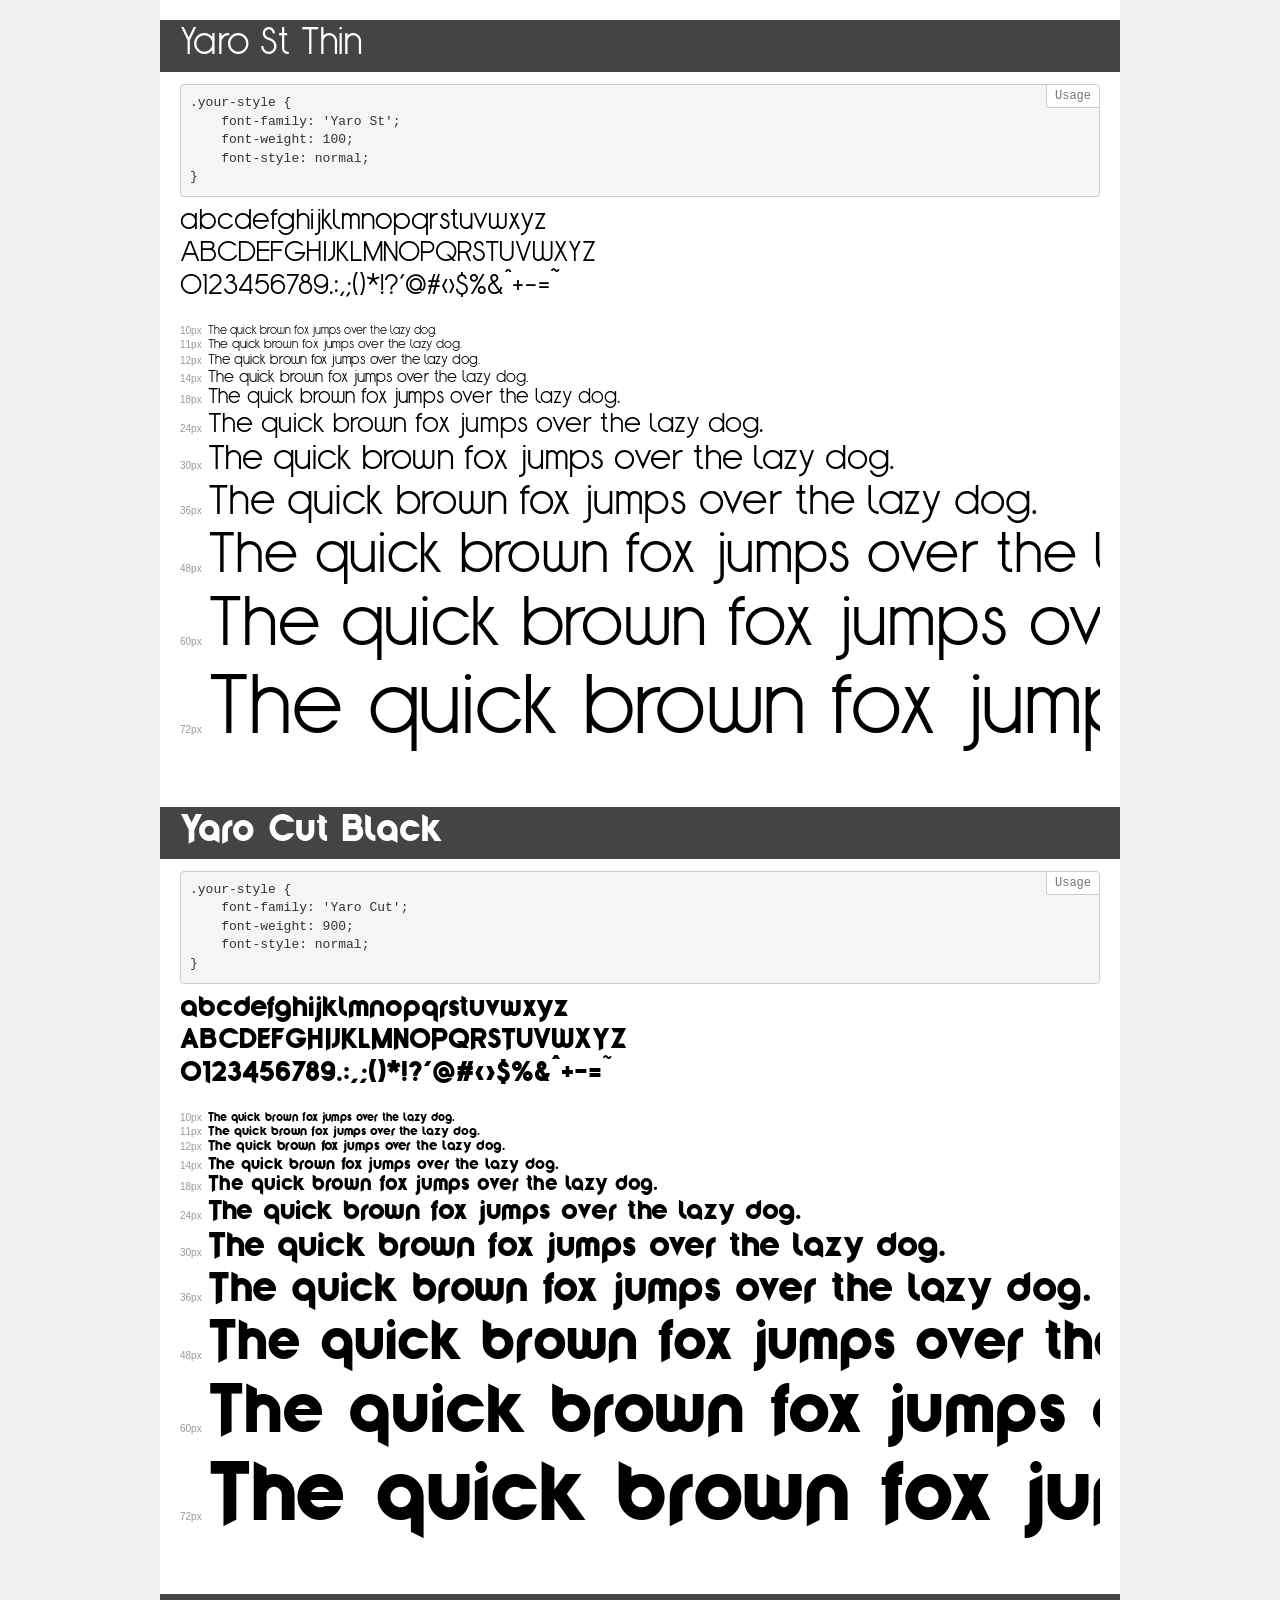
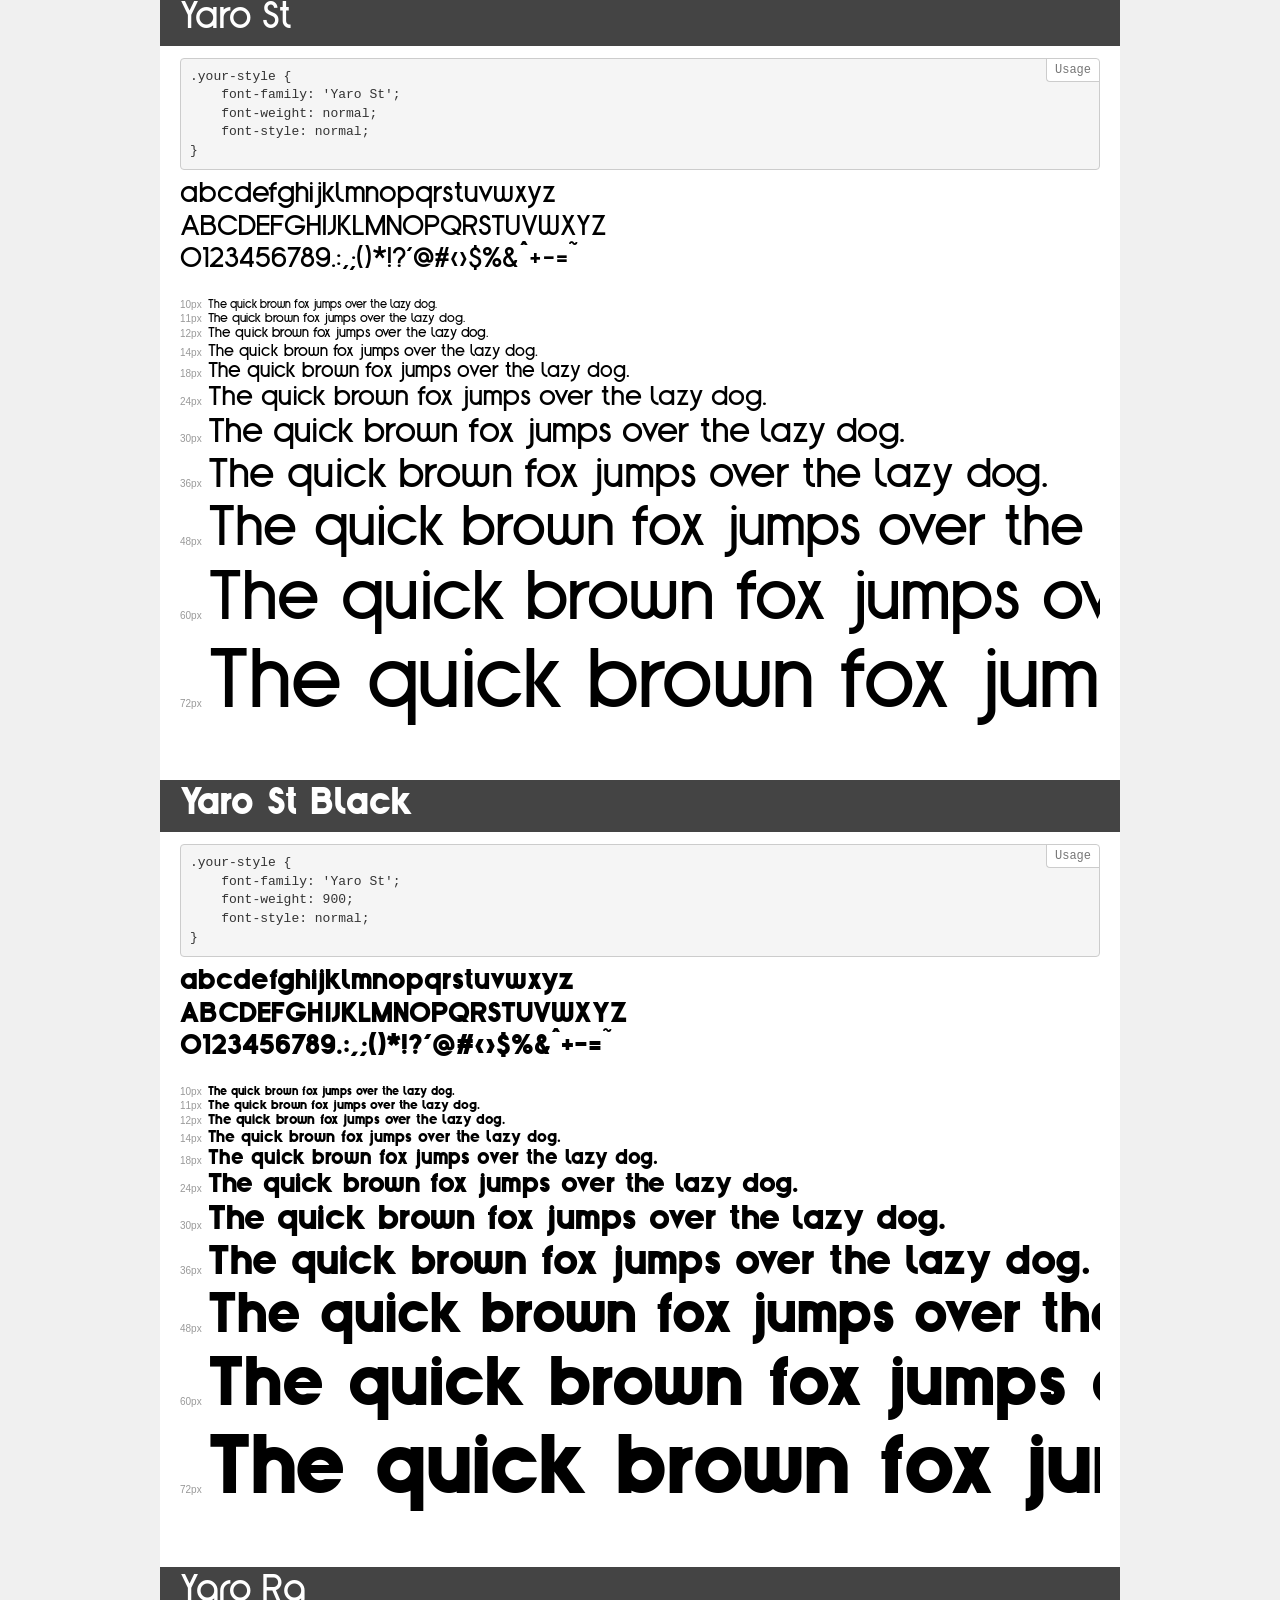
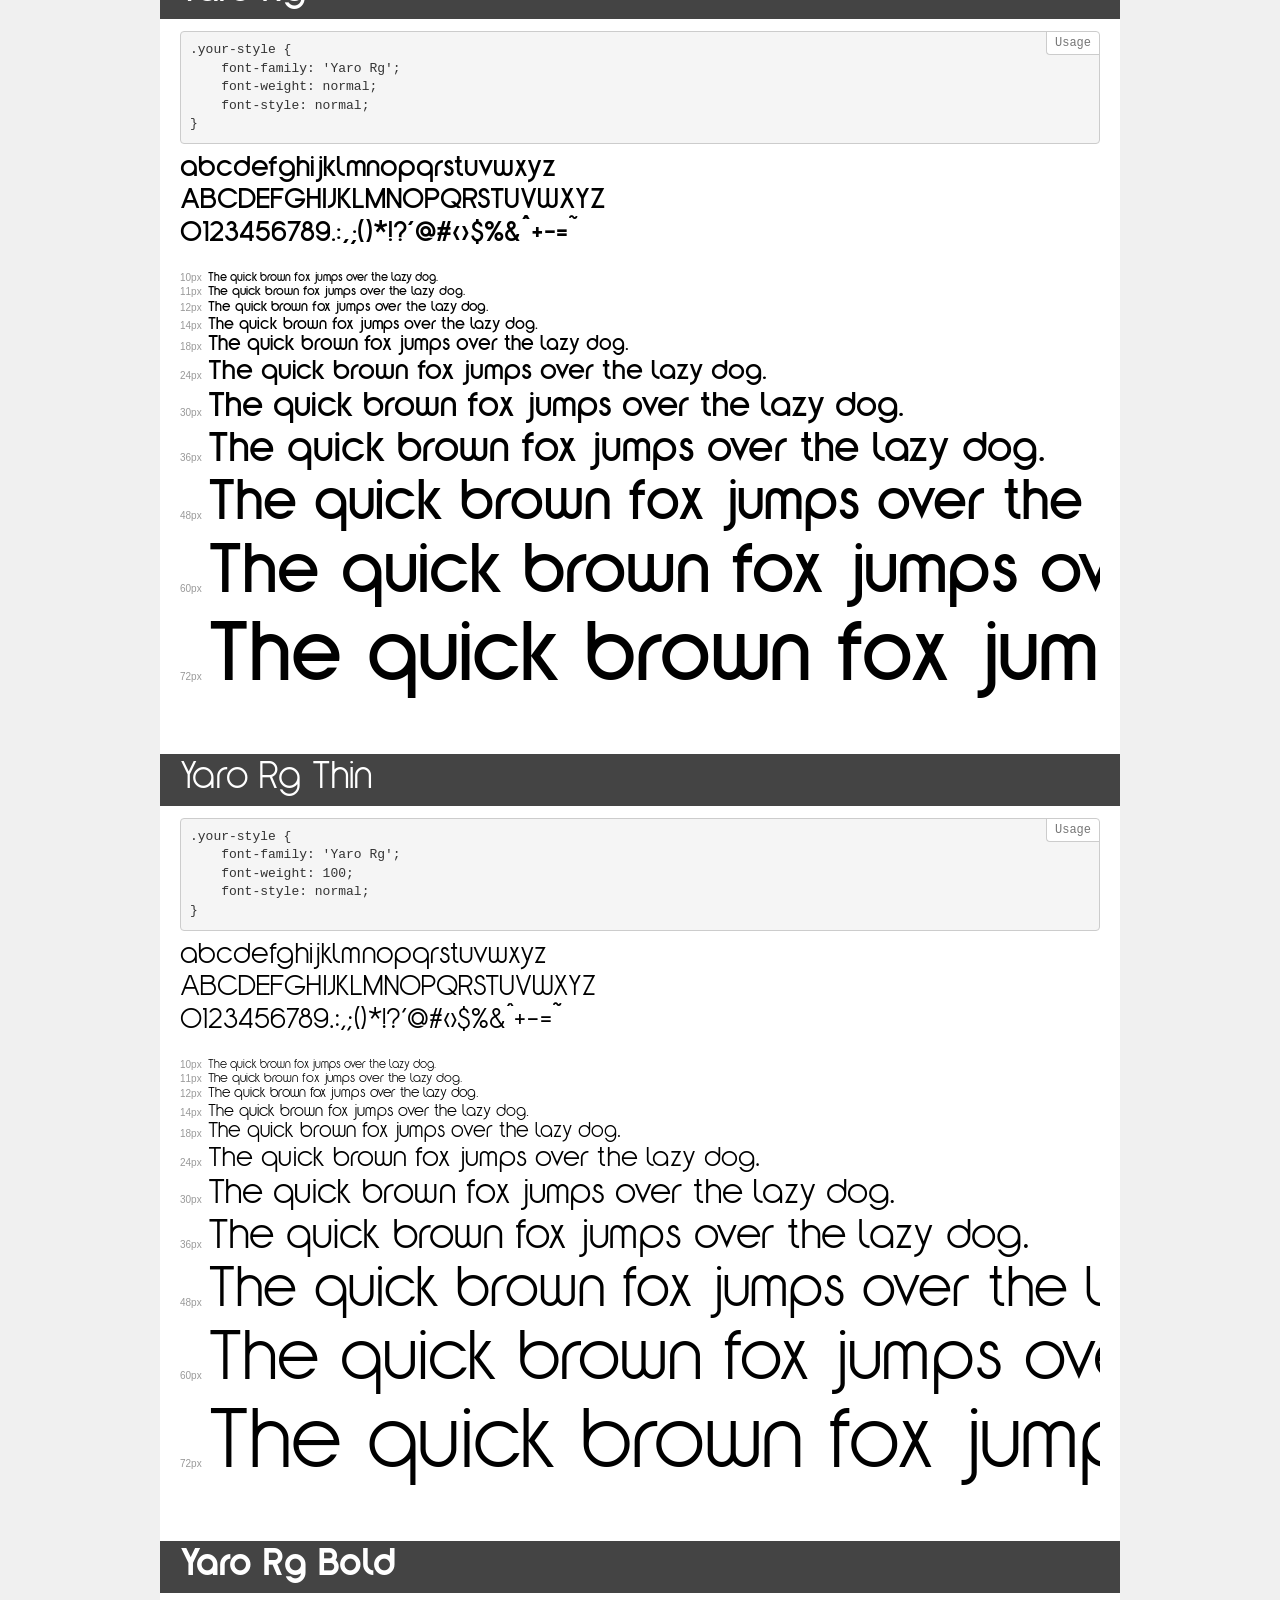
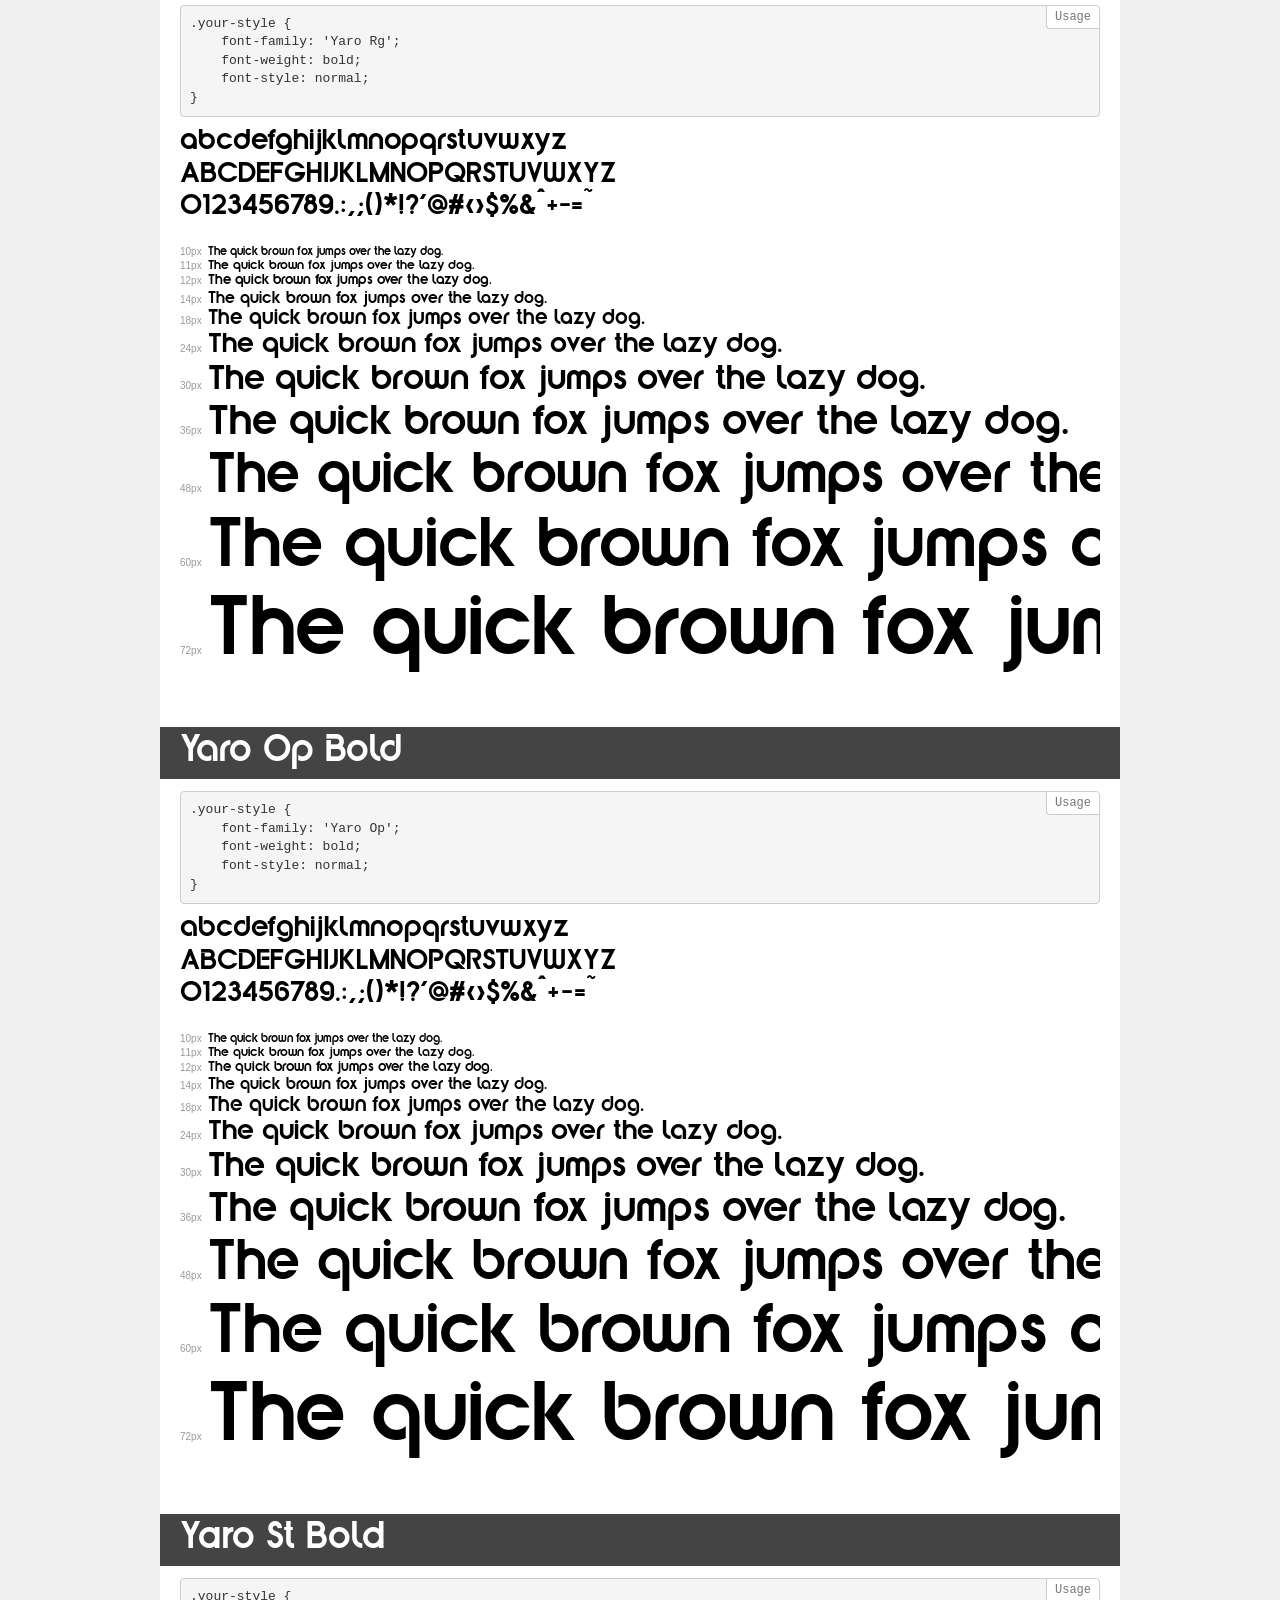
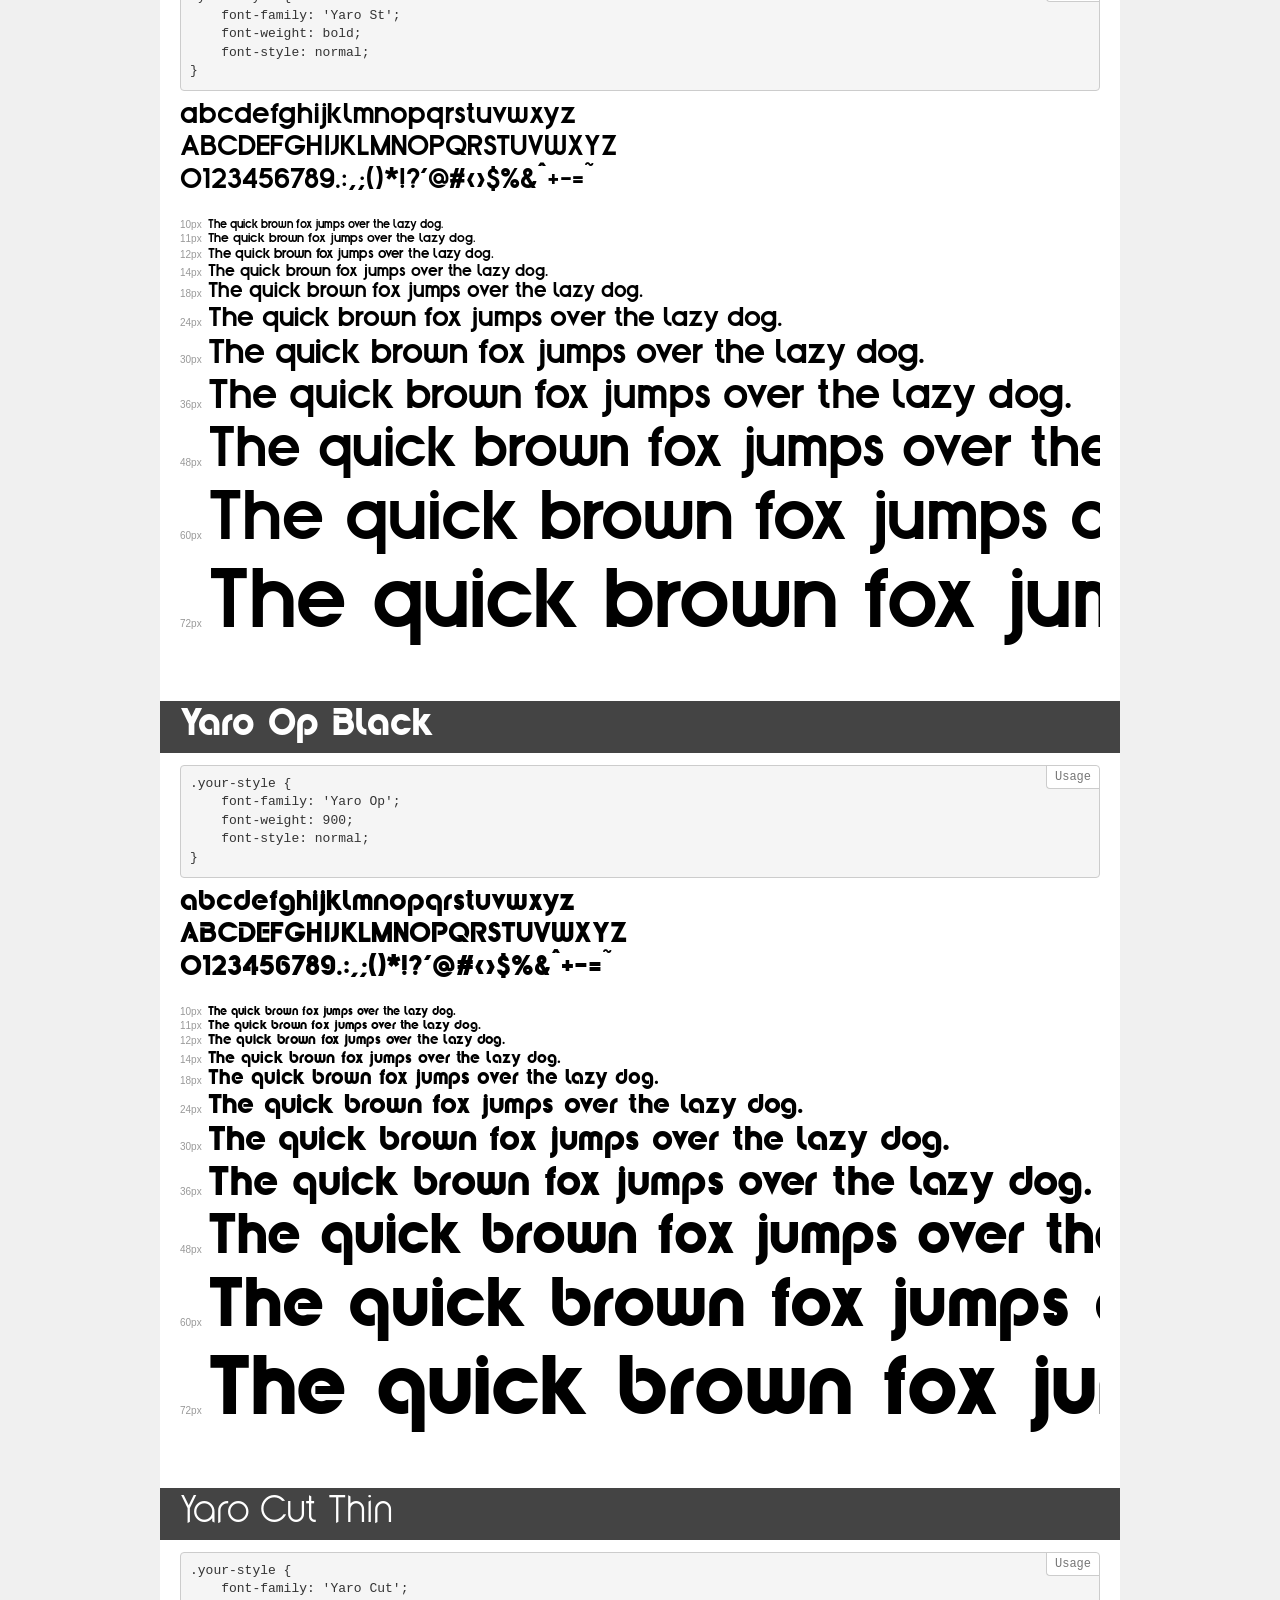
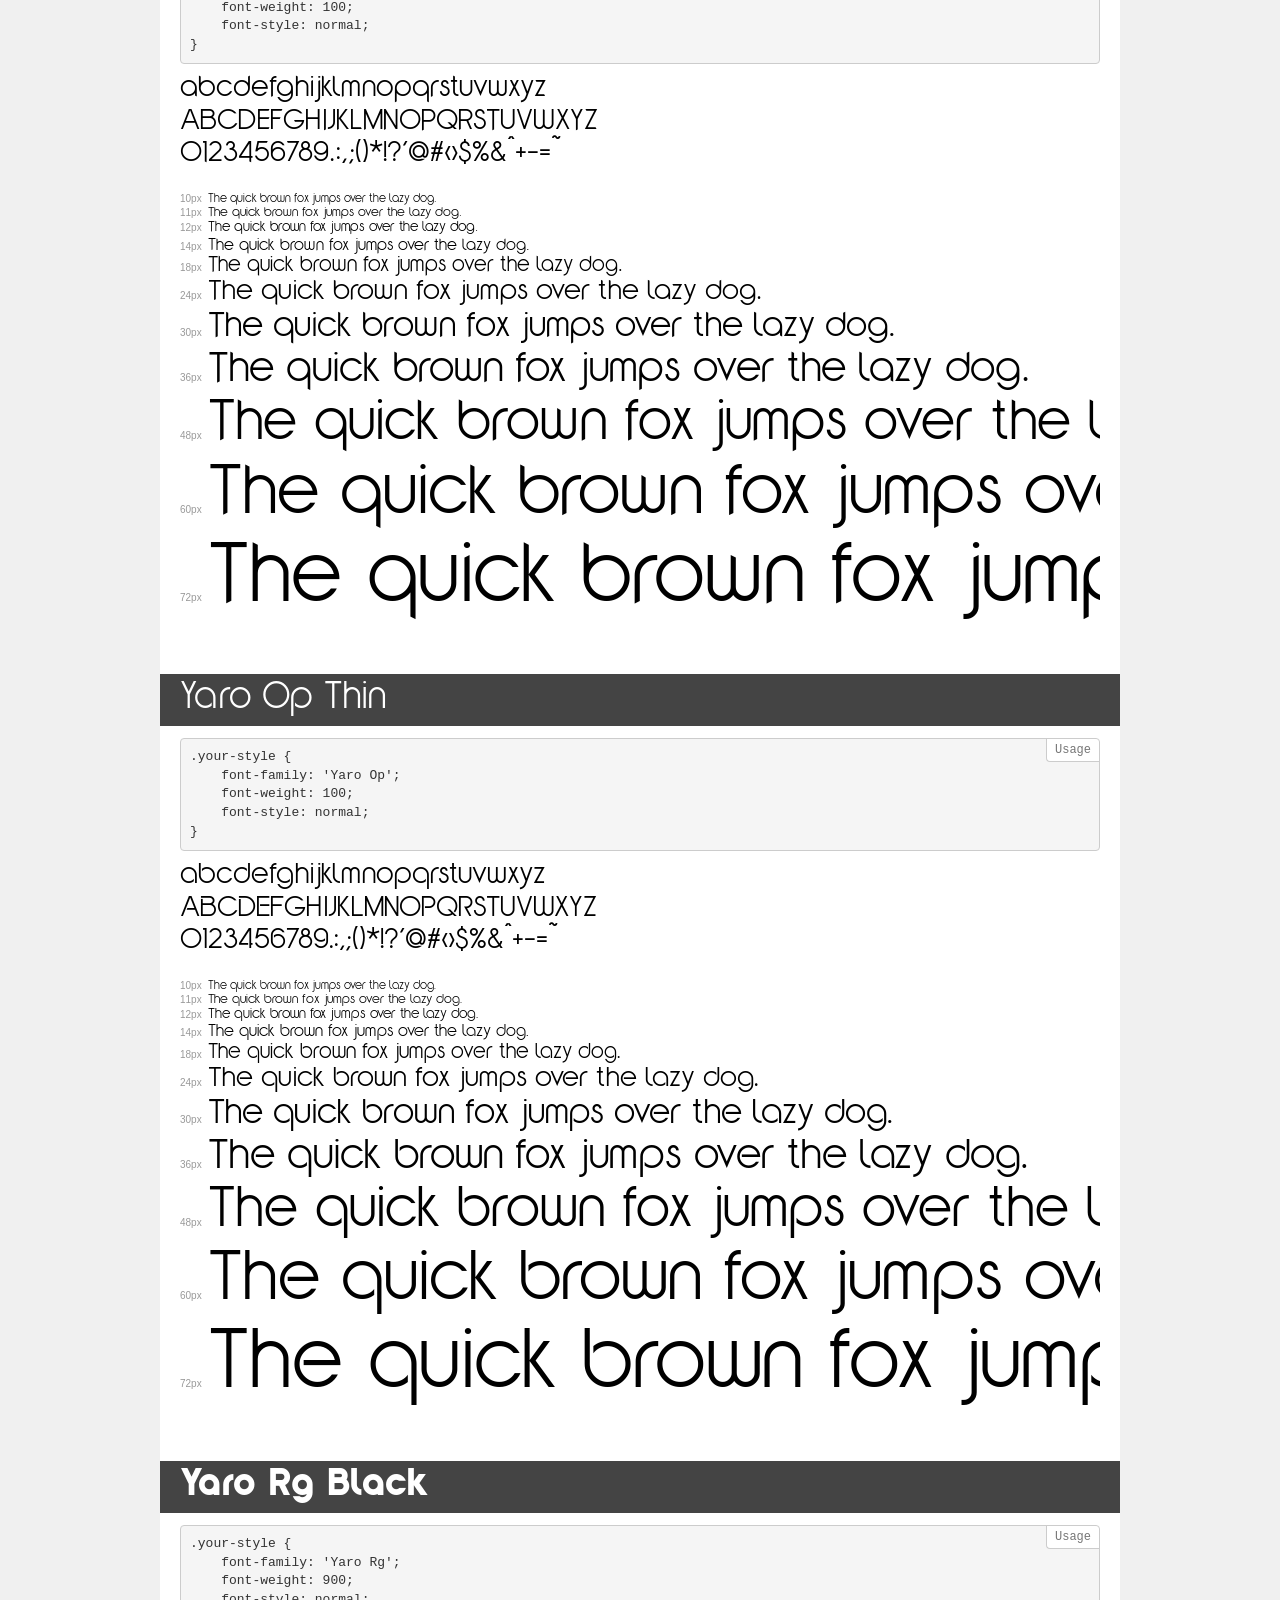
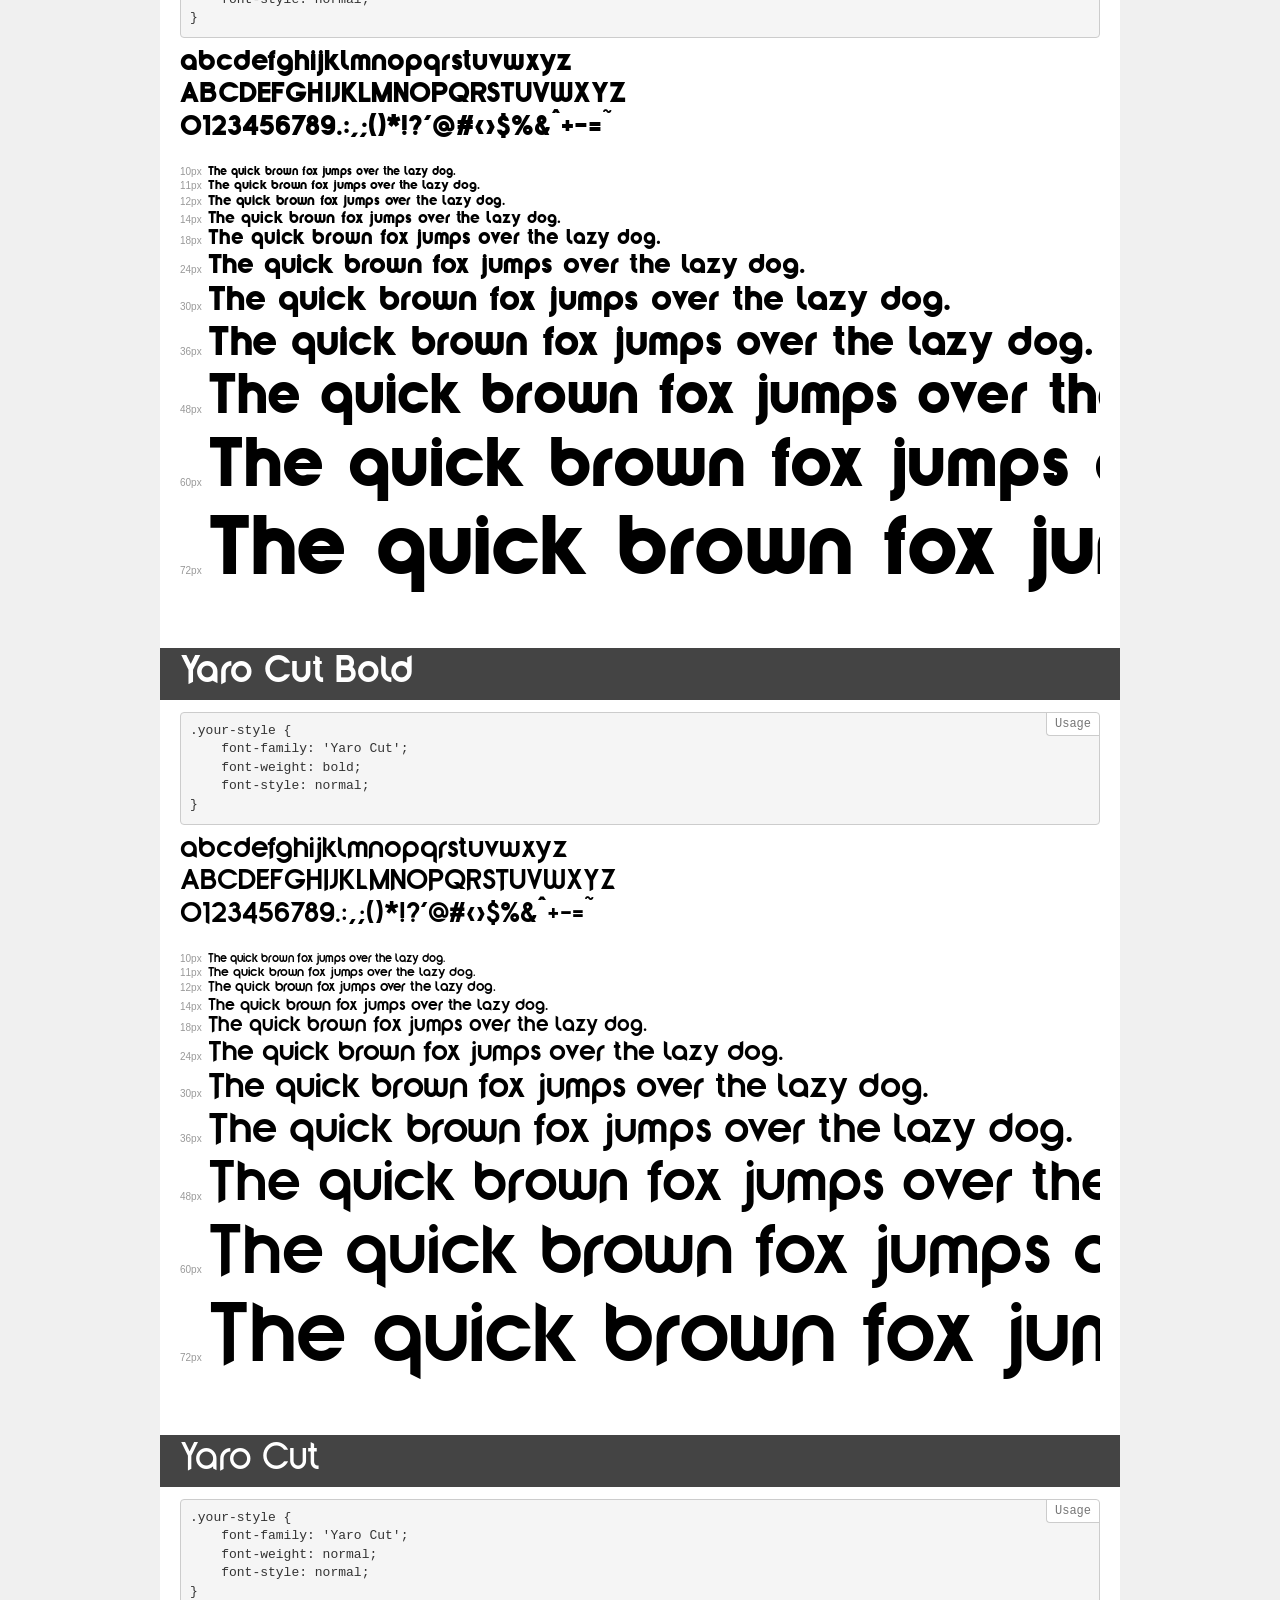
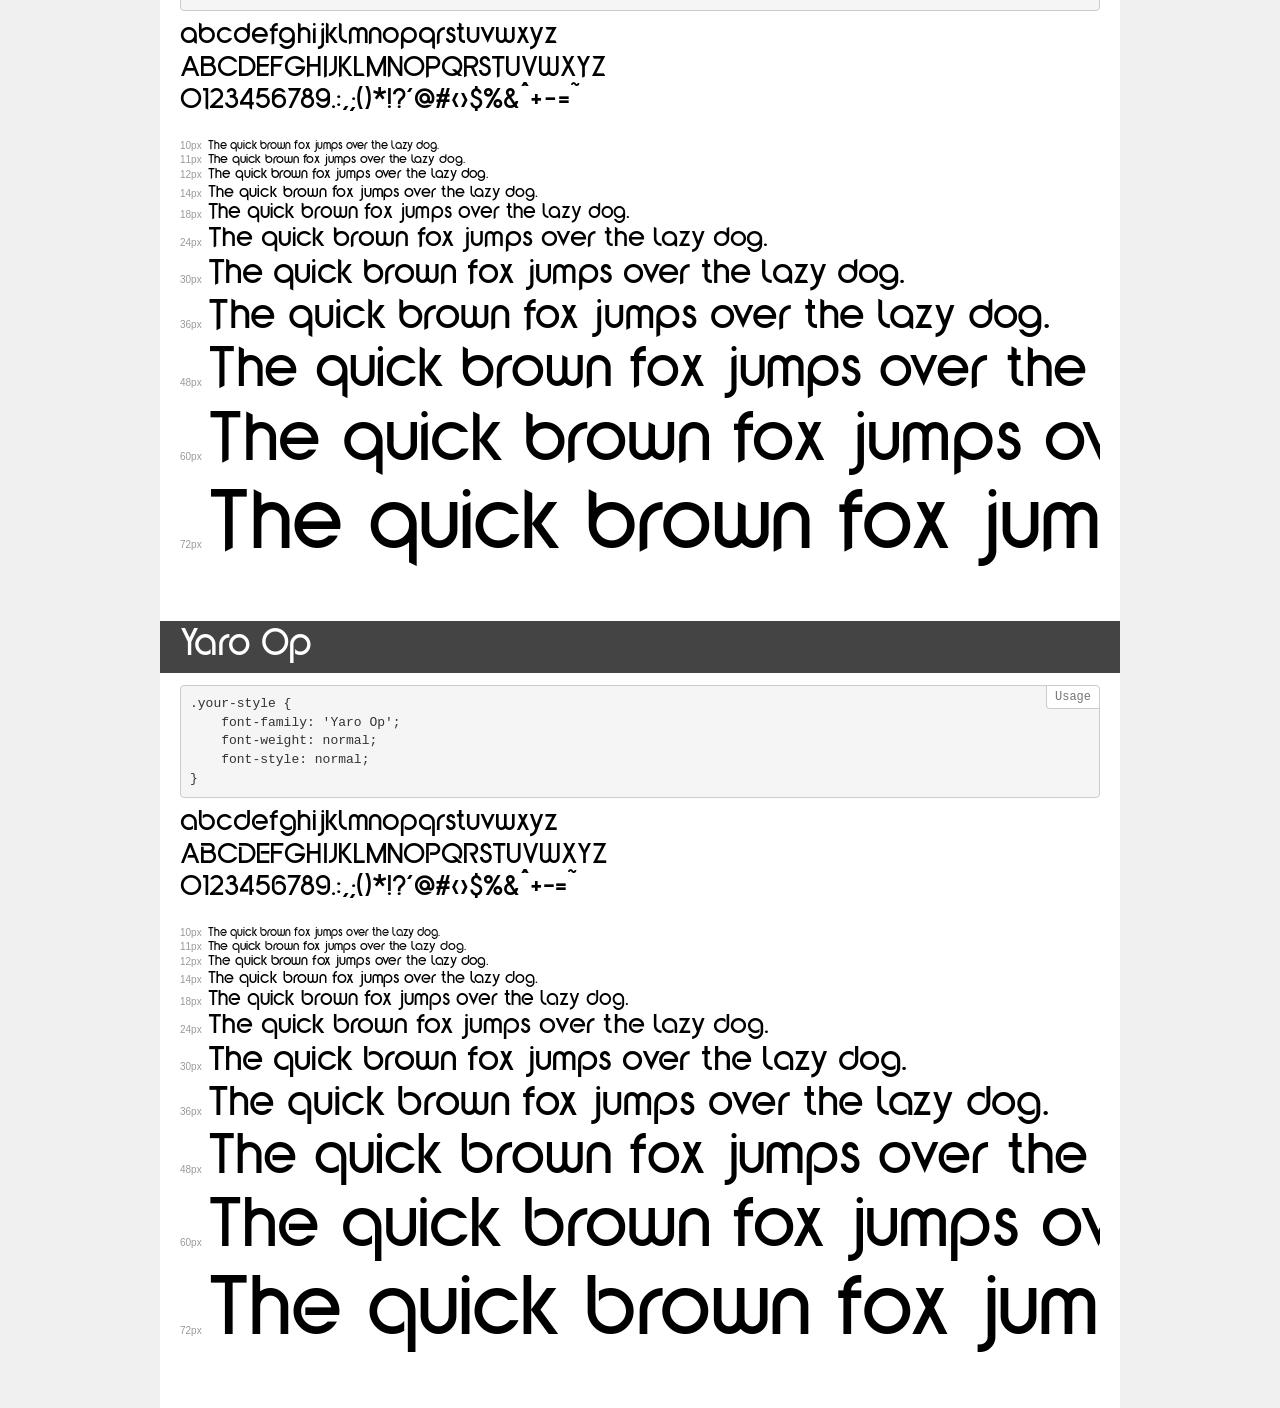
<file: fonts/yaro-font-family/demo.html>
<!DOCTYPE html>
<html lang="en">
<head>
    <meta charset="utf-8">
    <meta http-equiv="X-UA-Compatible" content="IE=edge">
    <meta name="viewport" content="width=device-width, initial-scale=1">
    <meta name="robots" content="noindex, noarchive">
    <meta name="format-detection" content="telephone=no">
    <title>Transfonter demo</title>
    <link href="stylesheet.css" rel="stylesheet">
    <style>
        /*
        http://meyerweb.com/eric/tools/css/reset/
        v2.0 | 20110126
        License: none (public domain)
        */
        html, body, div, span, applet, object, iframe,
        h1, h2, h3, h4, h5, h6, p, blockquote, pre,
        a, abbr, acronym, address, big, cite, code,
        del, dfn, em, img, ins, kbd, q, s, samp,
        small, strike, strong, sub, sup, tt, var,
        b, u, i, center,
        dl, dt, dd, ol, ul, li,
        fieldset, form, label, legend,
        table, caption, tbody, tfoot, thead, tr, th, td,
        article, aside, canvas, details, embed,
        figure, figcaption, footer, header, hgroup,
        menu, nav, output, ruby, section, summary,
        time, mark, audio, video {
            margin: 0;
            padding: 0;
            border: 0;
            font-size: 100%;
            font: inherit;
            vertical-align: baseline;
        }
        /* HTML5 display-role reset for older browsers */
        article, aside, details, figcaption, figure,
        footer, header, hgroup, menu, nav, section {
            display: block;
        }
        body {
            line-height: 1;
        }
        ol, ul {
            list-style: none;
        }
        blockquote, q {
            quotes: none;
        }
        blockquote:before, blockquote:after,
        q:before, q:after {
            content: '';
            content: none;
        }
        table {
            border-collapse: collapse;
            border-spacing: 0;
        }
        /* demo styles */
        body {
            background: #f0f0f0;
            color: #000;
        }
        .page {
            background: #fff;
            width: 920px;
            margin: 0 auto;
            padding: 20px 20px 0 20px;
            overflow: hidden;
        }
        .font-container {
            overflow-x: auto;
            overflow-y: hidden;
            margin-bottom: 40px;
            line-height: 1.3;
            white-space: nowrap;
            padding-bottom: 5px;
        }
        h1 {
            position: relative;
            background: #444;
            font-size: 32px;
            color: #fff;
            padding: 10px 20px;
            margin: 0 -20px 12px -20px;
        }
        .letters {
            font-size: 25px;
            margin-bottom: 20px;
        }
        .s10:before {
            content: '10px';
        }
        .s11:before {
            content: '11px';
        }
        .s12:before {
            content: '12px';
        }
        .s14:before {
            content: '14px';
        }
        .s18:before {
            content: '18px';
        }
        .s24:before {
            content: '24px';
        }
        .s30:before {
            content: '30px';
        }
        .s36:before {
            content: '36px';
        }
        .s48:before {
            content: '48px';
        }
        .s60:before {
            content: '60px';
        }
        .s72:before {
            content: '72px';
        }
        .s10:before, .s11:before, .s12:before, .s14:before,
        .s18:before, .s24:before, .s30:before, .s36:before,
        .s48:before, .s60:before, .s72:before {
            font-family: Arial, sans-serif;
            font-size: 10px;
            font-weight: normal;
            font-style: normal;
            color: #999;
            padding-right: 6px;
        }
        pre {
            display: block;
            position: relative;
            padding: 9px;
            margin: 0 0 10px;
            font-family: Monaco, Menlo, Consolas, "Courier New", monospace;
            font-size: 13px;
            line-height: 1.428571429;
            color: #333;
            font-weight: normal;
            font-style: normal;
            background-color: #f5f5f5;
            border: 1px solid #ccc;
            overflow-x: auto;
            border-radius: 4px;
        }
        pre:after {
            display: block;
            position: absolute;
            right: 0;
            top: 0;
            content: 'Usage';
            line-height: 1;
            padding: 5px 8px;
            font-size: 12px;
            color: #767676;
            background-color: #fff;
            border: 1px solid #ccc;
            border-right: none;
            border-top: none;
            border-radius: 0 4px 0 4px;
            z-index: 10;
        }
        /* responsive */
        @media (max-width: 959px) {
            .page {
                width: auto;
                margin: 0;
            }
        }
    </style>
</head>
<body>
<div class="page">
    <div class="demo">
        <h1 style="font-family: 'Yaro St'; font-weight: 100; font-style: normal;">Yaro St Thin</h1>
        <pre>.your-style {
    font-family: 'Yaro St';
    font-weight: 100;
    font-style: normal;
}</pre>
        <div class="font-container" style="font-family: 'Yaro St'; font-weight: 100; font-style: normal;">
            <p class="letters">
                abcdefghijklmnopqrstuvwxyz<br>
ABCDEFGHIJKLMNOPQRSTUVWXYZ<br>
                0123456789.:,;()*!?'@#<>$%&^+-=~
            </p>
            <p class="s10" style="font-size: 10px;">The quick brown fox jumps over the lazy dog.</p>
            <p class="s11" style="font-size: 11px;">The quick brown fox jumps over the lazy dog.</p>
            <p class="s12" style="font-size: 12px;">The quick brown fox jumps over the lazy dog.</p>
            <p class="s14" style="font-size: 14px;">The quick brown fox jumps over the lazy dog.</p>
            <p class="s18" style="font-size: 18px;">The quick brown fox jumps over the lazy dog.</p>
            <p class="s24" style="font-size: 24px;">The quick brown fox jumps over the lazy dog.</p>
            <p class="s30" style="font-size: 30px;">The quick brown fox jumps over the lazy dog.</p>
            <p class="s36" style="font-size: 36px;">The quick brown fox jumps over the lazy dog.</p>
            <p class="s48" style="font-size: 48px;">The quick brown fox jumps over the lazy dog.</p>
            <p class="s60" style="font-size: 60px;">The quick brown fox jumps over the lazy dog.</p>
            <p class="s72" style="font-size: 72px;">The quick brown fox jumps over the lazy dog.</p>
        </div>
    </div>
    <div class="demo">
        <h1 style="font-family: 'Yaro Cut'; font-weight: 900; font-style: normal;">Yaro Cut Black</h1>
        <pre>.your-style {
    font-family: 'Yaro Cut';
    font-weight: 900;
    font-style: normal;
}</pre>
        <div class="font-container" style="font-family: 'Yaro Cut'; font-weight: 900; font-style: normal;">
            <p class="letters">
                abcdefghijklmnopqrstuvwxyz<br>
ABCDEFGHIJKLMNOPQRSTUVWXYZ<br>
                0123456789.:,;()*!?'@#<>$%&^+-=~
            </p>
            <p class="s10" style="font-size: 10px;">The quick brown fox jumps over the lazy dog.</p>
            <p class="s11" style="font-size: 11px;">The quick brown fox jumps over the lazy dog.</p>
            <p class="s12" style="font-size: 12px;">The quick brown fox jumps over the lazy dog.</p>
            <p class="s14" style="font-size: 14px;">The quick brown fox jumps over the lazy dog.</p>
            <p class="s18" style="font-size: 18px;">The quick brown fox jumps over the lazy dog.</p>
            <p class="s24" style="font-size: 24px;">The quick brown fox jumps over the lazy dog.</p>
            <p class="s30" style="font-size: 30px;">The quick brown fox jumps over the lazy dog.</p>
            <p class="s36" style="font-size: 36px;">The quick brown fox jumps over the lazy dog.</p>
            <p class="s48" style="font-size: 48px;">The quick brown fox jumps over the lazy dog.</p>
            <p class="s60" style="font-size: 60px;">The quick brown fox jumps over the lazy dog.</p>
            <p class="s72" style="font-size: 72px;">The quick brown fox jumps over the lazy dog.</p>
        </div>
    </div>
    <div class="demo">
        <h1 style="font-family: 'Yaro St'; font-weight: normal; font-style: normal;">Yaro St</h1>
        <pre>.your-style {
    font-family: 'Yaro St';
    font-weight: normal;
    font-style: normal;
}</pre>
        <div class="font-container" style="font-family: 'Yaro St'; font-weight: normal; font-style: normal;">
            <p class="letters">
                abcdefghijklmnopqrstuvwxyz<br>
ABCDEFGHIJKLMNOPQRSTUVWXYZ<br>
                0123456789.:,;()*!?'@#<>$%&^+-=~
            </p>
            <p class="s10" style="font-size: 10px;">The quick brown fox jumps over the lazy dog.</p>
            <p class="s11" style="font-size: 11px;">The quick brown fox jumps over the lazy dog.</p>
            <p class="s12" style="font-size: 12px;">The quick brown fox jumps over the lazy dog.</p>
            <p class="s14" style="font-size: 14px;">The quick brown fox jumps over the lazy dog.</p>
            <p class="s18" style="font-size: 18px;">The quick brown fox jumps over the lazy dog.</p>
            <p class="s24" style="font-size: 24px;">The quick brown fox jumps over the lazy dog.</p>
            <p class="s30" style="font-size: 30px;">The quick brown fox jumps over the lazy dog.</p>
            <p class="s36" style="font-size: 36px;">The quick brown fox jumps over the lazy dog.</p>
            <p class="s48" style="font-size: 48px;">The quick brown fox jumps over the lazy dog.</p>
            <p class="s60" style="font-size: 60px;">The quick brown fox jumps over the lazy dog.</p>
            <p class="s72" style="font-size: 72px;">The quick brown fox jumps over the lazy dog.</p>
        </div>
    </div>
    <div class="demo">
        <h1 style="font-family: 'Yaro St'; font-weight: 900; font-style: normal;">Yaro St Black</h1>
        <pre>.your-style {
    font-family: 'Yaro St';
    font-weight: 900;
    font-style: normal;
}</pre>
        <div class="font-container" style="font-family: 'Yaro St'; font-weight: 900; font-style: normal;">
            <p class="letters">
                abcdefghijklmnopqrstuvwxyz<br>
ABCDEFGHIJKLMNOPQRSTUVWXYZ<br>
                0123456789.:,;()*!?'@#<>$%&^+-=~
            </p>
            <p class="s10" style="font-size: 10px;">The quick brown fox jumps over the lazy dog.</p>
            <p class="s11" style="font-size: 11px;">The quick brown fox jumps over the lazy dog.</p>
            <p class="s12" style="font-size: 12px;">The quick brown fox jumps over the lazy dog.</p>
            <p class="s14" style="font-size: 14px;">The quick brown fox jumps over the lazy dog.</p>
            <p class="s18" style="font-size: 18px;">The quick brown fox jumps over the lazy dog.</p>
            <p class="s24" style="font-size: 24px;">The quick brown fox jumps over the lazy dog.</p>
            <p class="s30" style="font-size: 30px;">The quick brown fox jumps over the lazy dog.</p>
            <p class="s36" style="font-size: 36px;">The quick brown fox jumps over the lazy dog.</p>
            <p class="s48" style="font-size: 48px;">The quick brown fox jumps over the lazy dog.</p>
            <p class="s60" style="font-size: 60px;">The quick brown fox jumps over the lazy dog.</p>
            <p class="s72" style="font-size: 72px;">The quick brown fox jumps over the lazy dog.</p>
        </div>
    </div>
    <div class="demo">
        <h1 style="font-family: 'Yaro Rg'; font-weight: normal; font-style: normal;">Yaro Rg</h1>
        <pre>.your-style {
    font-family: 'Yaro Rg';
    font-weight: normal;
    font-style: normal;
}</pre>
        <div class="font-container" style="font-family: 'Yaro Rg'; font-weight: normal; font-style: normal;">
            <p class="letters">
                abcdefghijklmnopqrstuvwxyz<br>
ABCDEFGHIJKLMNOPQRSTUVWXYZ<br>
                0123456789.:,;()*!?'@#<>$%&^+-=~
            </p>
            <p class="s10" style="font-size: 10px;">The quick brown fox jumps over the lazy dog.</p>
            <p class="s11" style="font-size: 11px;">The quick brown fox jumps over the lazy dog.</p>
            <p class="s12" style="font-size: 12px;">The quick brown fox jumps over the lazy dog.</p>
            <p class="s14" style="font-size: 14px;">The quick brown fox jumps over the lazy dog.</p>
            <p class="s18" style="font-size: 18px;">The quick brown fox jumps over the lazy dog.</p>
            <p class="s24" style="font-size: 24px;">The quick brown fox jumps over the lazy dog.</p>
            <p class="s30" style="font-size: 30px;">The quick brown fox jumps over the lazy dog.</p>
            <p class="s36" style="font-size: 36px;">The quick brown fox jumps over the lazy dog.</p>
            <p class="s48" style="font-size: 48px;">The quick brown fox jumps over the lazy dog.</p>
            <p class="s60" style="font-size: 60px;">The quick brown fox jumps over the lazy dog.</p>
            <p class="s72" style="font-size: 72px;">The quick brown fox jumps over the lazy dog.</p>
        </div>
    </div>
    <div class="demo">
        <h1 style="font-family: 'Yaro Rg'; font-weight: 100; font-style: normal;">Yaro Rg Thin</h1>
        <pre>.your-style {
    font-family: 'Yaro Rg';
    font-weight: 100;
    font-style: normal;
}</pre>
        <div class="font-container" style="font-family: 'Yaro Rg'; font-weight: 100; font-style: normal;">
            <p class="letters">
                abcdefghijklmnopqrstuvwxyz<br>
ABCDEFGHIJKLMNOPQRSTUVWXYZ<br>
                0123456789.:,;()*!?'@#<>$%&^+-=~
            </p>
            <p class="s10" style="font-size: 10px;">The quick brown fox jumps over the lazy dog.</p>
            <p class="s11" style="font-size: 11px;">The quick brown fox jumps over the lazy dog.</p>
            <p class="s12" style="font-size: 12px;">The quick brown fox jumps over the lazy dog.</p>
            <p class="s14" style="font-size: 14px;">The quick brown fox jumps over the lazy dog.</p>
            <p class="s18" style="font-size: 18px;">The quick brown fox jumps over the lazy dog.</p>
            <p class="s24" style="font-size: 24px;">The quick brown fox jumps over the lazy dog.</p>
            <p class="s30" style="font-size: 30px;">The quick brown fox jumps over the lazy dog.</p>
            <p class="s36" style="font-size: 36px;">The quick brown fox jumps over the lazy dog.</p>
            <p class="s48" style="font-size: 48px;">The quick brown fox jumps over the lazy dog.</p>
            <p class="s60" style="font-size: 60px;">The quick brown fox jumps over the lazy dog.</p>
            <p class="s72" style="font-size: 72px;">The quick brown fox jumps over the lazy dog.</p>
        </div>
    </div>
    <div class="demo">
        <h1 style="font-family: 'Yaro Rg'; font-weight: bold; font-style: normal;">Yaro Rg Bold</h1>
        <pre>.your-style {
    font-family: 'Yaro Rg';
    font-weight: bold;
    font-style: normal;
}</pre>
        <div class="font-container" style="font-family: 'Yaro Rg'; font-weight: bold; font-style: normal;">
            <p class="letters">
                abcdefghijklmnopqrstuvwxyz<br>
ABCDEFGHIJKLMNOPQRSTUVWXYZ<br>
                0123456789.:,;()*!?'@#<>$%&^+-=~
            </p>
            <p class="s10" style="font-size: 10px;">The quick brown fox jumps over the lazy dog.</p>
            <p class="s11" style="font-size: 11px;">The quick brown fox jumps over the lazy dog.</p>
            <p class="s12" style="font-size: 12px;">The quick brown fox jumps over the lazy dog.</p>
            <p class="s14" style="font-size: 14px;">The quick brown fox jumps over the lazy dog.</p>
            <p class="s18" style="font-size: 18px;">The quick brown fox jumps over the lazy dog.</p>
            <p class="s24" style="font-size: 24px;">The quick brown fox jumps over the lazy dog.</p>
            <p class="s30" style="font-size: 30px;">The quick brown fox jumps over the lazy dog.</p>
            <p class="s36" style="font-size: 36px;">The quick brown fox jumps over the lazy dog.</p>
            <p class="s48" style="font-size: 48px;">The quick brown fox jumps over the lazy dog.</p>
            <p class="s60" style="font-size: 60px;">The quick brown fox jumps over the lazy dog.</p>
            <p class="s72" style="font-size: 72px;">The quick brown fox jumps over the lazy dog.</p>
        </div>
    </div>
    <div class="demo">
        <h1 style="font-family: 'Yaro Op'; font-weight: bold; font-style: normal;">Yaro Op Bold</h1>
        <pre>.your-style {
    font-family: 'Yaro Op';
    font-weight: bold;
    font-style: normal;
}</pre>
        <div class="font-container" style="font-family: 'Yaro Op'; font-weight: bold; font-style: normal;">
            <p class="letters">
                abcdefghijklmnopqrstuvwxyz<br>
ABCDEFGHIJKLMNOPQRSTUVWXYZ<br>
                0123456789.:,;()*!?'@#<>$%&^+-=~
            </p>
            <p class="s10" style="font-size: 10px;">The quick brown fox jumps over the lazy dog.</p>
            <p class="s11" style="font-size: 11px;">The quick brown fox jumps over the lazy dog.</p>
            <p class="s12" style="font-size: 12px;">The quick brown fox jumps over the lazy dog.</p>
            <p class="s14" style="font-size: 14px;">The quick brown fox jumps over the lazy dog.</p>
            <p class="s18" style="font-size: 18px;">The quick brown fox jumps over the lazy dog.</p>
            <p class="s24" style="font-size: 24px;">The quick brown fox jumps over the lazy dog.</p>
            <p class="s30" style="font-size: 30px;">The quick brown fox jumps over the lazy dog.</p>
            <p class="s36" style="font-size: 36px;">The quick brown fox jumps over the lazy dog.</p>
            <p class="s48" style="font-size: 48px;">The quick brown fox jumps over the lazy dog.</p>
            <p class="s60" style="font-size: 60px;">The quick brown fox jumps over the lazy dog.</p>
            <p class="s72" style="font-size: 72px;">The quick brown fox jumps over the lazy dog.</p>
        </div>
    </div>
    <div class="demo">
        <h1 style="font-family: 'Yaro St'; font-weight: bold; font-style: normal;">Yaro St Bold</h1>
        <pre>.your-style {
    font-family: 'Yaro St';
    font-weight: bold;
    font-style: normal;
}</pre>
        <div class="font-container" style="font-family: 'Yaro St'; font-weight: bold; font-style: normal;">
            <p class="letters">
                abcdefghijklmnopqrstuvwxyz<br>
ABCDEFGHIJKLMNOPQRSTUVWXYZ<br>
                0123456789.:,;()*!?'@#<>$%&^+-=~
            </p>
            <p class="s10" style="font-size: 10px;">The quick brown fox jumps over the lazy dog.</p>
            <p class="s11" style="font-size: 11px;">The quick brown fox jumps over the lazy dog.</p>
            <p class="s12" style="font-size: 12px;">The quick brown fox jumps over the lazy dog.</p>
            <p class="s14" style="font-size: 14px;">The quick brown fox jumps over the lazy dog.</p>
            <p class="s18" style="font-size: 18px;">The quick brown fox jumps over the lazy dog.</p>
            <p class="s24" style="font-size: 24px;">The quick brown fox jumps over the lazy dog.</p>
            <p class="s30" style="font-size: 30px;">The quick brown fox jumps over the lazy dog.</p>
            <p class="s36" style="font-size: 36px;">The quick brown fox jumps over the lazy dog.</p>
            <p class="s48" style="font-size: 48px;">The quick brown fox jumps over the lazy dog.</p>
            <p class="s60" style="font-size: 60px;">The quick brown fox jumps over the lazy dog.</p>
            <p class="s72" style="font-size: 72px;">The quick brown fox jumps over the lazy dog.</p>
        </div>
    </div>
    <div class="demo">
        <h1 style="font-family: 'Yaro Op'; font-weight: 900; font-style: normal;">Yaro Op Black</h1>
        <pre>.your-style {
    font-family: 'Yaro Op';
    font-weight: 900;
    font-style: normal;
}</pre>
        <div class="font-container" style="font-family: 'Yaro Op'; font-weight: 900; font-style: normal;">
            <p class="letters">
                abcdefghijklmnopqrstuvwxyz<br>
ABCDEFGHIJKLMNOPQRSTUVWXYZ<br>
                0123456789.:,;()*!?'@#<>$%&^+-=~
            </p>
            <p class="s10" style="font-size: 10px;">The quick brown fox jumps over the lazy dog.</p>
            <p class="s11" style="font-size: 11px;">The quick brown fox jumps over the lazy dog.</p>
            <p class="s12" style="font-size: 12px;">The quick brown fox jumps over the lazy dog.</p>
            <p class="s14" style="font-size: 14px;">The quick brown fox jumps over the lazy dog.</p>
            <p class="s18" style="font-size: 18px;">The quick brown fox jumps over the lazy dog.</p>
            <p class="s24" style="font-size: 24px;">The quick brown fox jumps over the lazy dog.</p>
            <p class="s30" style="font-size: 30px;">The quick brown fox jumps over the lazy dog.</p>
            <p class="s36" style="font-size: 36px;">The quick brown fox jumps over the lazy dog.</p>
            <p class="s48" style="font-size: 48px;">The quick brown fox jumps over the lazy dog.</p>
            <p class="s60" style="font-size: 60px;">The quick brown fox jumps over the lazy dog.</p>
            <p class="s72" style="font-size: 72px;">The quick brown fox jumps over the lazy dog.</p>
        </div>
    </div>
    <div class="demo">
        <h1 style="font-family: 'Yaro Cut'; font-weight: 100; font-style: normal;">Yaro Cut Thin</h1>
        <pre>.your-style {
    font-family: 'Yaro Cut';
    font-weight: 100;
    font-style: normal;
}</pre>
        <div class="font-container" style="font-family: 'Yaro Cut'; font-weight: 100; font-style: normal;">
            <p class="letters">
                abcdefghijklmnopqrstuvwxyz<br>
ABCDEFGHIJKLMNOPQRSTUVWXYZ<br>
                0123456789.:,;()*!?'@#<>$%&^+-=~
            </p>
            <p class="s10" style="font-size: 10px;">The quick brown fox jumps over the lazy dog.</p>
            <p class="s11" style="font-size: 11px;">The quick brown fox jumps over the lazy dog.</p>
            <p class="s12" style="font-size: 12px;">The quick brown fox jumps over the lazy dog.</p>
            <p class="s14" style="font-size: 14px;">The quick brown fox jumps over the lazy dog.</p>
            <p class="s18" style="font-size: 18px;">The quick brown fox jumps over the lazy dog.</p>
            <p class="s24" style="font-size: 24px;">The quick brown fox jumps over the lazy dog.</p>
            <p class="s30" style="font-size: 30px;">The quick brown fox jumps over the lazy dog.</p>
            <p class="s36" style="font-size: 36px;">The quick brown fox jumps over the lazy dog.</p>
            <p class="s48" style="font-size: 48px;">The quick brown fox jumps over the lazy dog.</p>
            <p class="s60" style="font-size: 60px;">The quick brown fox jumps over the lazy dog.</p>
            <p class="s72" style="font-size: 72px;">The quick brown fox jumps over the lazy dog.</p>
        </div>
    </div>
    <div class="demo">
        <h1 style="font-family: 'Yaro Op'; font-weight: 100; font-style: normal;">Yaro Op Thin</h1>
        <pre>.your-style {
    font-family: 'Yaro Op';
    font-weight: 100;
    font-style: normal;
}</pre>
        <div class="font-container" style="font-family: 'Yaro Op'; font-weight: 100; font-style: normal;">
            <p class="letters">
                abcdefghijklmnopqrstuvwxyz<br>
ABCDEFGHIJKLMNOPQRSTUVWXYZ<br>
                0123456789.:,;()*!?'@#<>$%&^+-=~
            </p>
            <p class="s10" style="font-size: 10px;">The quick brown fox jumps over the lazy dog.</p>
            <p class="s11" style="font-size: 11px;">The quick brown fox jumps over the lazy dog.</p>
            <p class="s12" style="font-size: 12px;">The quick brown fox jumps over the lazy dog.</p>
            <p class="s14" style="font-size: 14px;">The quick brown fox jumps over the lazy dog.</p>
            <p class="s18" style="font-size: 18px;">The quick brown fox jumps over the lazy dog.</p>
            <p class="s24" style="font-size: 24px;">The quick brown fox jumps over the lazy dog.</p>
            <p class="s30" style="font-size: 30px;">The quick brown fox jumps over the lazy dog.</p>
            <p class="s36" style="font-size: 36px;">The quick brown fox jumps over the lazy dog.</p>
            <p class="s48" style="font-size: 48px;">The quick brown fox jumps over the lazy dog.</p>
            <p class="s60" style="font-size: 60px;">The quick brown fox jumps over the lazy dog.</p>
            <p class="s72" style="font-size: 72px;">The quick brown fox jumps over the lazy dog.</p>
        </div>
    </div>
    <div class="demo">
        <h1 style="font-family: 'Yaro Rg'; font-weight: 900; font-style: normal;">Yaro Rg Black</h1>
        <pre>.your-style {
    font-family: 'Yaro Rg';
    font-weight: 900;
    font-style: normal;
}</pre>
        <div class="font-container" style="font-family: 'Yaro Rg'; font-weight: 900; font-style: normal;">
            <p class="letters">
                abcdefghijklmnopqrstuvwxyz<br>
ABCDEFGHIJKLMNOPQRSTUVWXYZ<br>
                0123456789.:,;()*!?'@#<>$%&^+-=~
            </p>
            <p class="s10" style="font-size: 10px;">The quick brown fox jumps over the lazy dog.</p>
            <p class="s11" style="font-size: 11px;">The quick brown fox jumps over the lazy dog.</p>
            <p class="s12" style="font-size: 12px;">The quick brown fox jumps over the lazy dog.</p>
            <p class="s14" style="font-size: 14px;">The quick brown fox jumps over the lazy dog.</p>
            <p class="s18" style="font-size: 18px;">The quick brown fox jumps over the lazy dog.</p>
            <p class="s24" style="font-size: 24px;">The quick brown fox jumps over the lazy dog.</p>
            <p class="s30" style="font-size: 30px;">The quick brown fox jumps over the lazy dog.</p>
            <p class="s36" style="font-size: 36px;">The quick brown fox jumps over the lazy dog.</p>
            <p class="s48" style="font-size: 48px;">The quick brown fox jumps over the lazy dog.</p>
            <p class="s60" style="font-size: 60px;">The quick brown fox jumps over the lazy dog.</p>
            <p class="s72" style="font-size: 72px;">The quick brown fox jumps over the lazy dog.</p>
        </div>
    </div>
    <div class="demo">
        <h1 style="font-family: 'Yaro Cut'; font-weight: bold; font-style: normal;">Yaro Cut Bold</h1>
        <pre>.your-style {
    font-family: 'Yaro Cut';
    font-weight: bold;
    font-style: normal;
}</pre>
        <div class="font-container" style="font-family: 'Yaro Cut'; font-weight: bold; font-style: normal;">
            <p class="letters">
                abcdefghijklmnopqrstuvwxyz<br>
ABCDEFGHIJKLMNOPQRSTUVWXYZ<br>
                0123456789.:,;()*!?'@#<>$%&^+-=~
            </p>
            <p class="s10" style="font-size: 10px;">The quick brown fox jumps over the lazy dog.</p>
            <p class="s11" style="font-size: 11px;">The quick brown fox jumps over the lazy dog.</p>
            <p class="s12" style="font-size: 12px;">The quick brown fox jumps over the lazy dog.</p>
            <p class="s14" style="font-size: 14px;">The quick brown fox jumps over the lazy dog.</p>
            <p class="s18" style="font-size: 18px;">The quick brown fox jumps over the lazy dog.</p>
            <p class="s24" style="font-size: 24px;">The quick brown fox jumps over the lazy dog.</p>
            <p class="s30" style="font-size: 30px;">The quick brown fox jumps over the lazy dog.</p>
            <p class="s36" style="font-size: 36px;">The quick brown fox jumps over the lazy dog.</p>
            <p class="s48" style="font-size: 48px;">The quick brown fox jumps over the lazy dog.</p>
            <p class="s60" style="font-size: 60px;">The quick brown fox jumps over the lazy dog.</p>
            <p class="s72" style="font-size: 72px;">The quick brown fox jumps over the lazy dog.</p>
        </div>
    </div>
    <div class="demo">
        <h1 style="font-family: 'Yaro Cut'; font-weight: normal; font-style: normal;">Yaro Cut</h1>
        <pre>.your-style {
    font-family: 'Yaro Cut';
    font-weight: normal;
    font-style: normal;
}</pre>
        <div class="font-container" style="font-family: 'Yaro Cut'; font-weight: normal; font-style: normal;">
            <p class="letters">
                abcdefghijklmnopqrstuvwxyz<br>
ABCDEFGHIJKLMNOPQRSTUVWXYZ<br>
                0123456789.:,;()*!?'@#<>$%&^+-=~
            </p>
            <p class="s10" style="font-size: 10px;">The quick brown fox jumps over the lazy dog.</p>
            <p class="s11" style="font-size: 11px;">The quick brown fox jumps over the lazy dog.</p>
            <p class="s12" style="font-size: 12px;">The quick brown fox jumps over the lazy dog.</p>
            <p class="s14" style="font-size: 14px;">The quick brown fox jumps over the lazy dog.</p>
            <p class="s18" style="font-size: 18px;">The quick brown fox jumps over the lazy dog.</p>
            <p class="s24" style="font-size: 24px;">The quick brown fox jumps over the lazy dog.</p>
            <p class="s30" style="font-size: 30px;">The quick brown fox jumps over the lazy dog.</p>
            <p class="s36" style="font-size: 36px;">The quick brown fox jumps over the lazy dog.</p>
            <p class="s48" style="font-size: 48px;">The quick brown fox jumps over the lazy dog.</p>
            <p class="s60" style="font-size: 60px;">The quick brown fox jumps over the lazy dog.</p>
            <p class="s72" style="font-size: 72px;">The quick brown fox jumps over the lazy dog.</p>
        </div>
    </div>
    <div class="demo">
        <h1 style="font-family: 'Yaro Op'; font-weight: normal; font-style: normal;">Yaro Op</h1>
        <pre>.your-style {
    font-family: 'Yaro Op';
    font-weight: normal;
    font-style: normal;
}</pre>
        <div class="font-container" style="font-family: 'Yaro Op'; font-weight: normal; font-style: normal;">
            <p class="letters">
                abcdefghijklmnopqrstuvwxyz<br>
ABCDEFGHIJKLMNOPQRSTUVWXYZ<br>
                0123456789.:,;()*!?'@#<>$%&^+-=~
            </p>
            <p class="s10" style="font-size: 10px;">The quick brown fox jumps over the lazy dog.</p>
            <p class="s11" style="font-size: 11px;">The quick brown fox jumps over the lazy dog.</p>
            <p class="s12" style="font-size: 12px;">The quick brown fox jumps over the lazy dog.</p>
            <p class="s14" style="font-size: 14px;">The quick brown fox jumps over the lazy dog.</p>
            <p class="s18" style="font-size: 18px;">The quick brown fox jumps over the lazy dog.</p>
            <p class="s24" style="font-size: 24px;">The quick brown fox jumps over the lazy dog.</p>
            <p class="s30" style="font-size: 30px;">The quick brown fox jumps over the lazy dog.</p>
            <p class="s36" style="font-size: 36px;">The quick brown fox jumps over the lazy dog.</p>
            <p class="s48" style="font-size: 48px;">The quick brown fox jumps over the lazy dog.</p>
            <p class="s60" style="font-size: 60px;">The quick brown fox jumps over the lazy dog.</p>
            <p class="s72" style="font-size: 72px;">The quick brown fox jumps over the lazy dog.</p>
        </div>
    </div>
</div>
</body>
</html>
</file>
<file: fonts/yaro-font-family/stylesheet.css>
@font-face {
    font-family: 'Yaro St';
    src: url('YaroSt-Thin.eot');
    src: local('Yaro St Thin'), local('YaroSt-Thin'),
        url('YaroSt-Thin.eot?#iefix') format('embedded-opentype'),
        url('YaroSt-Thin.woff2') format('woff2'),
        url('YaroSt-Thin.woff') format('woff'),
        url('YaroSt-Thin.ttf') format('truetype');
    font-weight: 100;
    font-style: normal;
}

@font-face {
    font-family: 'Yaro Cut';
    src: url('YaroCut-Black.eot');
    src: local('Yaro Cut Black'), local('YaroCut-Black'),
        url('YaroCut-Black.eot?#iefix') format('embedded-opentype'),
        url('YaroCut-Black.woff2') format('woff2'),
        url('YaroCut-Black.woff') format('woff'),
        url('YaroCut-Black.ttf') format('truetype');
    font-weight: 900;
    font-style: normal;
}

@font-face {
    font-family: 'Yaro St';
    src: url('YaroSt.eot');
    src: local('Yaro St'), local('YaroSt'),
        url('YaroSt.eot?#iefix') format('embedded-opentype'),
        url('YaroSt.woff2') format('woff2'),
        url('YaroSt.woff') format('woff'),
        url('YaroSt.ttf') format('truetype');
    font-weight: normal;
    font-style: normal;
}

@font-face {
    font-family: 'Yaro St';
    src: url('YaroSt-Black.eot');
    src: local('Yaro St Black'), local('YaroSt-Black'),
        url('YaroSt-Black.eot?#iefix') format('embedded-opentype'),
        url('YaroSt-Black.woff2') format('woff2'),
        url('YaroSt-Black.woff') format('woff'),
        url('YaroSt-Black.ttf') format('truetype');
    font-weight: 900;
    font-style: normal;
}

@font-face {
    font-family: 'Yaro Rg';
    src: url('YaroRg.eot');
    src: local('Yaro Rg'), local('YaroRg'),
        url('YaroRg.eot?#iefix') format('embedded-opentype'),
        url('YaroRg.woff2') format('woff2'),
        url('YaroRg.woff') format('woff'),
        url('YaroRg.ttf') format('truetype');
    font-weight: normal;
    font-style: normal;
}

@font-face {
    font-family: 'Yaro Rg';
    src: url('YaroRg-Thin.eot');
    src: local('Yaro Rg Thin'), local('YaroRg-Thin'),
        url('YaroRg-Thin.eot?#iefix') format('embedded-opentype'),
        url('YaroRg-Thin.woff2') format('woff2'),
        url('YaroRg-Thin.woff') format('woff'),
        url('YaroRg-Thin.ttf') format('truetype');
    font-weight: 100;
    font-style: normal;
}

@font-face {
    font-family: 'Yaro Rg';
    src: url('YaroRg-Bold.eot');
    src: local('Yaro Rg Bold'), local('YaroRg-Bold'),
        url('YaroRg-Bold.eot?#iefix') format('embedded-opentype'),
        url('YaroRg-Bold.woff2') format('woff2'),
        url('YaroRg-Bold.woff') format('woff'),
        url('YaroRg-Bold.ttf') format('truetype');
    font-weight: bold;
    font-style: normal;
}

@font-face {
    font-family: 'Yaro Op';
    src: url('YaroOp-Bold.eot');
    src: local('Yaro Op Bold'), local('YaroOp-Bold'),
        url('YaroOp-Bold.eot?#iefix') format('embedded-opentype'),
        url('YaroOp-Bold.woff2') format('woff2'),
        url('YaroOp-Bold.woff') format('woff'),
        url('YaroOp-Bold.ttf') format('truetype');
    font-weight: bold;
    font-style: normal;
}

@font-face {
    font-family: 'Yaro St';
    src: url('YaroSt-Bold.eot');
    src: local('Yaro St Bold'), local('YaroSt-Bold'),
        url('YaroSt-Bold.eot?#iefix') format('embedded-opentype'),
        url('YaroSt-Bold.woff2') format('woff2'),
        url('YaroSt-Bold.woff') format('woff'),
        url('YaroSt-Bold.ttf') format('truetype');
    font-weight: bold;
    font-style: normal;
}

@font-face {
    font-family: 'Yaro Op';
    src: url('YaroOp-Black.eot');
    src: local('Yaro Op Black'), local('YaroOp-Black'),
        url('YaroOp-Black.eot?#iefix') format('embedded-opentype'),
        url('YaroOp-Black.woff2') format('woff2'),
        url('YaroOp-Black.woff') format('woff'),
        url('YaroOp-Black.ttf') format('truetype');
    font-weight: 900;
    font-style: normal;
}

@font-face {
    font-family: 'Yaro Cut';
    src: url('YaroCut-Thin.eot');
    src: local('Yaro Cut Thin'), local('YaroCut-Thin'),
        url('YaroCut-Thin.eot?#iefix') format('embedded-opentype'),
        url('YaroCut-Thin.woff2') format('woff2'),
        url('YaroCut-Thin.woff') format('woff'),
        url('YaroCut-Thin.ttf') format('truetype');
    font-weight: 100;
    font-style: normal;
}

@font-face {
    font-family: 'Yaro Op';
    src: url('YaroOp-Thin.eot');
    src: local('Yaro Op Thin'), local('YaroOp-Thin'),
        url('YaroOp-Thin.eot?#iefix') format('embedded-opentype'),
        url('YaroOp-Thin.woff2') format('woff2'),
        url('YaroOp-Thin.woff') format('woff'),
        url('YaroOp-Thin.ttf') format('truetype');
    font-weight: 100;
    font-style: normal;
}

@font-face {
    font-family: 'Yaro Rg';
    src: url('YaroRg-Black.eot');
    src: local('Yaro Rg Black'), local('YaroRg-Black'),
        url('YaroRg-Black.eot?#iefix') format('embedded-opentype'),
        url('YaroRg-Black.woff2') format('woff2'),
        url('YaroRg-Black.woff') format('woff'),
        url('YaroRg-Black.ttf') format('truetype');
    font-weight: 900;
    font-style: normal;
}

@font-face {
    font-family: 'Yaro Cut';
    src: url('YaroCut-Bold.eot');
    src: local('Yaro Cut Bold'), local('YaroCut-Bold'),
        url('YaroCut-Bold.eot?#iefix') format('embedded-opentype'),
        url('YaroCut-Bold.woff2') format('woff2'),
        url('YaroCut-Bold.woff') format('woff'),
        url('YaroCut-Bold.ttf') format('truetype');
    font-weight: bold;
    font-style: normal;
}

@font-face {
    font-family: 'Yaro Cut';
    src: url('YaroCut.eot');
    src: local('Yaro Cut'), local('YaroCut'),
        url('YaroCut.eot?#iefix') format('embedded-opentype'),
        url('YaroCut.woff2') format('woff2'),
        url('YaroCut.woff') format('woff'),
        url('YaroCut.ttf') format('truetype');
    font-weight: normal;
    font-style: normal;
}

@font-face {
    font-family: 'Yaro Op';
    src: url('YaroOp.eot');
    src: local('Yaro Op'), local('YaroOp'),
        url('YaroOp.eot?#iefix') format('embedded-opentype'),
        url('YaroOp.woff2') format('woff2'),
        url('YaroOp.woff') format('woff'),
        url('YaroOp.ttf') format('truetype');
    font-weight: normal;
    font-style: normal;
}
</file>
